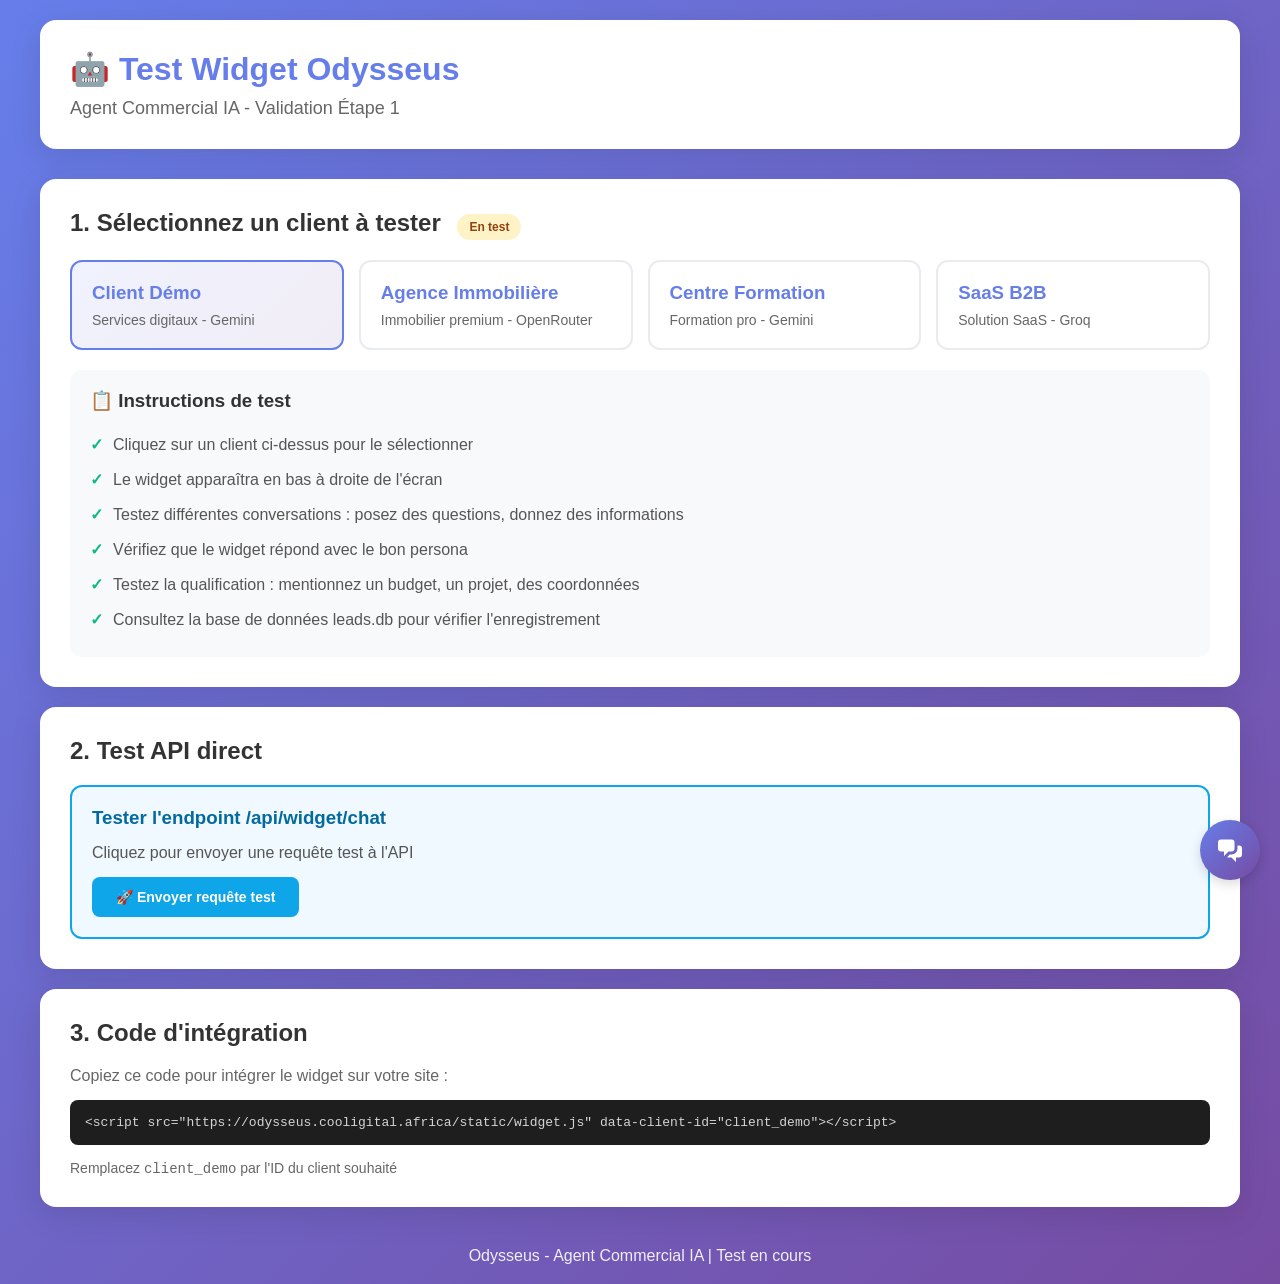
<file: test/index.html>
<!DOCTYPE html>
<html lang="fr">
<head>
    <meta charset="UTF-8">
    <meta name="viewport" content="width=device-width, initial-scale=1.0">
    <title>Test Widget Odysseus - Agent Commercial IA</title>
    <style>
        * { margin: 0; padding: 0; box-sizing: border-box; }
        
        body {
            font-family: -apple-system, BlinkMacSystemFont, 'Segoe UI', Roboto, Oxygen, Ubuntu, sans-serif;
            background: linear-gradient(135deg, #667eea 0%, #764ba2 100%);
            min-height: 100vh;
            padding: 20px;
        }
        
        .container { max-width: 1200px; margin: 0 auto; }
        
        header {
            background: white;
            padding: 30px;
            border-radius: 16px;
            box-shadow: 0 8px 32px rgba(0,0,0,0.1);
            margin-bottom: 30px;
        }
        
        h1 { color: #667eea; margin-bottom: 10px; }
        .subtitle { color: #666; font-size: 18px; }
        
        .test-section {
            background: white;
            padding: 30px;
            border-radius: 16px;
            box-shadow: 0 8px 32px rgba(0,0,0,0.1);
            margin-bottom: 20px;
        }
        
        .test-section h2 { color: #333; margin-bottom: 20px; font-size: 24px; }
        
        .client-selector {
            display: grid;
            grid-template-columns: repeat(auto-fit, minmax(250px, 1fr));
            gap: 15px;
            margin-bottom: 20px;
        }
        
        .client-card {
            border: 2px solid #e9ecef;
            padding: 20px;
            border-radius: 12px;
            cursor: pointer;
            transition: all 0.3s;
        }
        
        .client-card:hover {
            border-color: #667eea;
            transform: translateY(-2px);
            box-shadow: 0 4px 12px rgba(102, 126, 234, 0.2);
        }
        
        .client-card.active {
            border-color: #667eea;
            background: linear-gradient(135deg, rgba(102, 126, 234, 0.1) 0%, rgba(118, 75, 162, 0.1) 100%);
        }
        
        .client-card h3 { color: #667eea; margin-bottom: 8px; }
        .client-card p { color: #666; font-size: 14px; }
        
        .test-info {
            background: #f8f9fa;
            padding: 20px;
            border-radius: 12px;
            margin-top: 20px;
        }
        
        .test-info h3 { color: #333; margin-bottom: 15px; }
        .test-info ul { list-style: none; padding-left: 0; }
        .test-info li { padding: 8px 0; color: #555; display: flex; align-items: center; }
        .test-info li:before { content: "✓"; color: #10b981; font-weight: bold; margin-right: 10px; }
        
        .code-block {
            background: #1e1e1e;
            color: #d4d4d4;
            padding: 15px;
            border-radius: 8px;
            font-family: 'Courier New', monospace;
            font-size: 13px;
            overflow-x: auto;
            margin-top: 15px;
        }
        
        .status {
            display: inline-block;
            padding: 6px 12px;
            border-radius: 20px;
            font-size: 12px;
            font-weight: 600;
            margin-left: 10px;
        }
        
        .status.testing { background: #fef3c7; color: #92400e; }
        .status.success { background: #d1fae5; color: #065f46; }
        
        .api-test {
            background: #f0f9ff;
            border: 2px solid #0ea5e9;
            padding: 20px;
            border-radius: 12px;
            margin-top: 20px;
        }
        
        .api-test h3 { color: #0369a1; margin-bottom: 15px; }
        
        .api-test button {
            background: #0ea5e9;
            color: white;
            border: none;
            padding: 12px 24px;
            border-radius: 8px;
            cursor: pointer;
            font-size: 14px;
            font-weight: 600;
            transition: all 0.3s;
        }
        
        .api-test button:hover {
            background: #0284c7;
            transform: translateY(-1px);
        }
        
        .api-response {
            margin-top: 15px;
            padding: 15px;
            background: white;
            border-radius: 8px;
            font-family: monospace;
            font-size: 13px;
            max-height: 300px;
            overflow-y: auto;
            white-space: pre-wrap;
        }
        
        .footer {
            text-align: center;
            color: white;
            margin-top: 40px;
            opacity: 0.9;
        }
    </style>
</head>
<body>
    <div class="container">
        <header>
            <h1>🤖 Test Widget Odysseus</h1>
            <p class="subtitle">Agent Commercial IA - Validation Étape 1</p>
        </header>
        
        <div class="test-section">
            <h2>1. Sélectionnez un client à tester <span class="status testing">En test</span></h2>
            
            <div class="client-selector">
                <div class="client-card active" data-client="client_demo">
                    <h3>Client Démo</h3>
                    <p>Services digitaux - Gemini</p>
                </div>
                
                <div class="client-card" data-client="client_immobilier">
                    <h3>Agence Immobilière</h3>
                    <p>Immobilier premium - OpenRouter</p>
                </div>
                
                <div class="client-card" data-client="client_formation">
                    <h3>Centre Formation</h3>
                    <p>Formation pro - Gemini</p>
                </div>
                
                <div class="client-card" data-client="client_saas">
                    <h3>SaaS B2B</h3>
                    <p>Solution SaaS - Groq</p>
                </div>
            </div>
            
            <div class="test-info">
                <h3>📋 Instructions de test</h3>
                <ul>
                    <li>Cliquez sur un client ci-dessus pour le sélectionner</li>
                    <li>Le widget apparaîtra en bas à droite de l'écran</li>
                    <li>Testez différentes conversations : posez des questions, donnez des informations</li>
                    <li>Vérifiez que le widget répond avec le bon persona</li>
                    <li>Testez la qualification : mentionnez un budget, un projet, des coordonnées</li>
                    <li>Consultez la base de données leads.db pour vérifier l'enregistrement</li>
                </ul>
            </div>
        </div>
        
        <div class="test-section">
            <h2>2. Test API direct</h2>
            
            <div class="api-test">
                <h3>Tester l'endpoint /api/widget/chat</h3>
                <p style="margin-bottom: 15px; color: #555;">Cliquez pour envoyer une requête test à l'API</p>
                <button id="test-api-button">🚀 Envoyer requête test</button>
                <div id="api-response" class="api-response" style="display: none;"></div>
            </div>
        </div>
        
        <div class="test-section">
            <h2>3. Code d'intégration</h2>
            <p style="color: #666; margin-bottom: 15px;">Copiez ce code pour intégrer le widget sur votre site :</p>
            <div class="code-block">&lt;script src="https://odysseus.cooligital.africa/static/widget.js" 
        data-client-id="client_demo"&gt;&lt;/script&gt;</div>
            <p style="color: #666; margin-top: 15px; font-size: 14px;">
                Remplacez <code>client_demo</code> par l'ID du client souhaité
            </p>
        </div>
        
        <div class="footer">
            <p>Odysseus - Agent Commercial IA | Test en cours</p>
        </div>
    </div>
    
    <!-- Widget Odysseus - Script externe (CSP compliant) -->
    <script src="/test/widget-test.js"></script>
</body>
</html>
</file>
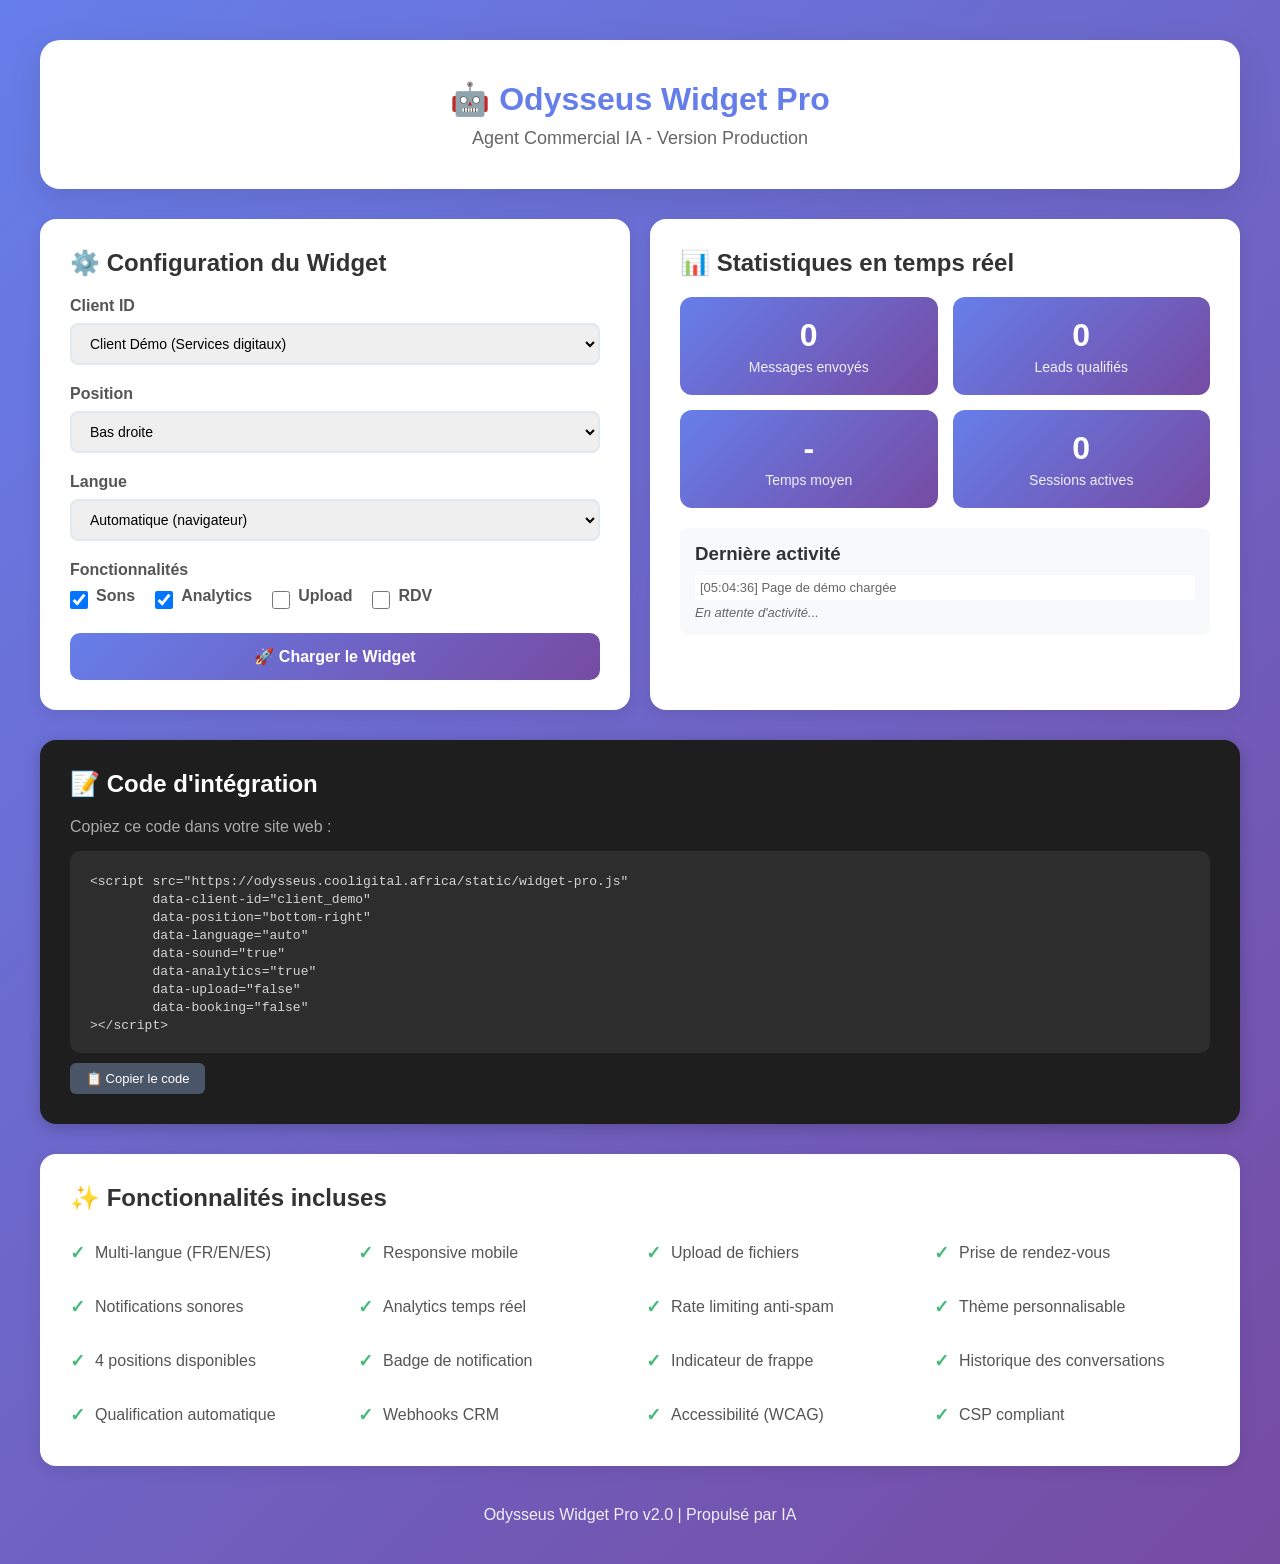
<file: test/index-pro.html>
<!DOCTYPE html>
<html lang="fr">
<head>
    <meta charset="UTF-8">
    <meta name="viewport" content="width=device-width, initial-scale=1.0">
    <title>Odysseus Widget Pro - Démo</title>
    <style>
        * { margin: 0; padding: 0; box-sizing: border-box; }
        
        body {
            font-family: -apple-system, BlinkMacSystemFont, 'Segoe UI', Roboto, sans-serif;
            background: linear-gradient(135deg, #667eea 0%, #764ba2 100%);
            min-height: 100vh;
            padding: 40px 20px;
        }
        
        .container { max-width: 1200px; margin: 0 auto; }
        
        header {
            background: white;
            padding: 40px;
            border-radius: 20px;
            box-shadow: 0 8px 32px rgba(0,0,0,0.1);
            margin-bottom: 30px;
            text-align: center;
        }
        
        h1 { color: #667eea; font-size: 32px; margin-bottom: 10px; }
        .subtitle { color: #666; font-size: 18px; }
        
        .grid {
            display: grid;
            grid-template-columns: repeat(auto-fit, minmax(350px, 1fr));
            gap: 20px;
            margin-bottom: 30px;
        }
        
        .card {
            background: white;
            padding: 30px;
            border-radius: 16px;
            box-shadow: 0 4px 16px rgba(0,0,0,0.08);
        }
        
        .card h2 { color: #333; margin-bottom: 20px; font-size: 24px; }
        
        .config-item { margin-bottom: 20px; }
        .config-item label { display: block; font-weight: 600; margin-bottom: 8px; color: #555; }
        .config-item select, .config-item input {
            width: 100%;
            padding: 10px 14px;
            border: 2px solid #e2e8f0;
            border-radius: 8px;
            font-size: 14px;
            font-family: inherit;
        }
        .config-item select:focus, .config-item input:focus {
            outline: none;
            border-color: #667eea;
        }
        
        .checkbox-group { display: flex; gap: 20px; flex-wrap: wrap; }
        .checkbox-item { display: flex; align-items: center; gap: 8px; }
        .checkbox-item input[type="checkbox"] { width: 18px; height: 18px; cursor: pointer; }
        
        .btn {
            background: linear-gradient(135deg, #667eea 0%, #764ba2 100%);
            color: white;
            border: none;
            padding: 14px 28px;
            border-radius: 10px;
            font-size: 16px;
            font-weight: 600;
            cursor: pointer;
            transition: all 0.3s;
            width: 100%;
        }
        .btn:hover {
            transform: translateY(-2px);
            box-shadow: 0 6px 20px rgba(102, 126, 234, 0.4);
        }
        
        .code-section {
            background: #1e1e1e;
            padding: 30px;
            border-radius: 16px;
            box-shadow: 0 4px 16px rgba(0,0,0,0.2);
        }
        .code-section h2 { color: white; margin-bottom: 20px; }
        .code-block {
            background: #2d2d2d;
            padding: 20px;
            border-radius: 10px;
            overflow-x: auto;
            margin-top: 15px;
        }
        .code-block code {
            color: #d4d4d4;
            font-family: 'Courier New', monospace;
            font-size: 13px;
            white-space: pre-wrap;
        }
        .copy-btn {
            background: #4a5568;
            color: white;
            border: none;
            padding: 8px 16px;
            border-radius: 6px;
            cursor: pointer;
            font-size: 13px;
            margin-top: 10px;
            transition: all 0.2s;
        }
        .copy-btn:hover { background: #5a6578; }
        .copy-btn.copied { background: #48bb78; }
        
        .features {
            background: white;
            padding: 30px;
            border-radius: 16px;
            box-shadow: 0 4px 16px rgba(0,0,0,0.08);
            margin-top: 30px;
        }
        .features h2 { color: #333; margin-bottom: 20px; }
        .features ul {
            list-style: none;
            display: grid;
            grid-template-columns: repeat(auto-fit, minmax(250px, 1fr));
            gap: 12px;
        }
        .features li { padding: 10px 0; display: flex; align-items: center; gap: 10px; color: #555; }
        .features li:before { content: "✓"; color: #48bb78; font-weight: bold; font-size: 18px; }
        
        .stats {
            display: grid;
            grid-template-columns: repeat(auto-fit, minmax(200px, 1fr));
            gap: 15px;
            margin-top: 20px;
        }
        .stat-card {
            background: linear-gradient(135deg, #667eea 0%, #764ba2 100%);
            color: white;
            padding: 20px;
            border-radius: 12px;
            text-align: center;
        }
        .stat-value { font-size: 32px; font-weight: 700; margin-bottom: 5px; }
        .stat-label { font-size: 14px; opacity: 0.9; }
        
        footer { text-align: center; color: white; margin-top: 40px; opacity: 0.9; }
        
        @media (max-width: 768px) {
            .grid { grid-template-columns: 1fr; }
            h1 { font-size: 24px; }
        }
    </style>
</head>
<body>
    <div class="container">
        <header>
            <h1>🤖 Odysseus Widget Pro</h1>
            <p class="subtitle">Agent Commercial IA - Version Production</p>
        </header>
        
        <div class="grid">
            <div class="card">
                <h2>⚙️ Configuration du Widget</h2>
                
                <div class="config-item">
                    <label for="clientId">Client ID</label>
                    <select id="clientId">
                        <option value="client_demo">Client Démo (Services digitaux)</option>
                        <option value="client_immobilier">Agence Immobilière</option>
                        <option value="client_formation">Centre de Formation</option>
                        <option value="client_saas">SaaS B2B</option>
                    </select>
                </div>
                
                <div class="config-item">
                    <label for="position">Position</label>
                    <select id="position">
                        <option value="bottom-right">Bas droite</option>
                        <option value="bottom-left">Bas gauche</option>
                        <option value="top-right">Haut droite</option>
                        <option value="top-left">Haut gauche</option>
                    </select>
                </div>
                
                <div class="config-item">
                    <label for="language">Langue</label>
                    <select id="language">
                        <option value="auto">Automatique (navigateur)</option>
                        <option value="fr">Français</option>
                        <option value="en">English</option>
                        <option value="es">Español</option>
                    </select>
                </div>
                
                <div class="config-item">
                    <label>Fonctionnalités</label>
                    <div class="checkbox-group">
                        <div class="checkbox-item">
                            <input type="checkbox" id="enableSound" checked>
                            <label for="enableSound">Sons</label>
                        </div>
                        <div class="checkbox-item">
                            <input type="checkbox" id="enableAnalytics" checked>
                            <label for="enableAnalytics">Analytics</label>
                        </div>
                        <div class="checkbox-item">
                            <input type="checkbox" id="enableUpload">
                            <label for="enableUpload">Upload</label>
                        </div>
                        <div class="checkbox-item">
                            <input type="checkbox" id="enableBooking">
                            <label for="enableBooking">RDV</label>
                        </div>
                    </div>
                </div>
                
                <button class="btn" id="loadWidgetBtn">🚀 Charger le Widget</button>
            </div>
            
            <div class="card">
                <h2>📊 Statistiques en temps réel</h2>
                <div class="stats">
                    <div class="stat-card">
                        <div class="stat-value" id="statMessages">0</div>
                        <div class="stat-label">Messages envoyés</div>
                    </div>
                    <div class="stat-card">
                        <div class="stat-value" id="statLeads">0</div>
                        <div class="stat-label">Leads qualifiés</div>
                    </div>
                    <div class="stat-card">
                        <div class="stat-value" id="statResponse">-</div>
                        <div class="stat-label">Temps moyen</div>
                    </div>
                    <div class="stat-card">
                        <div class="stat-value" id="statSessions">0</div>
                        <div class="stat-label">Sessions actives</div>
                    </div>
                </div>
                
                <div style="margin-top: 20px; padding: 15px; background: #f8f9fa; border-radius: 8px;">
                    <h3 style="margin-bottom: 10px; color: #333;">Dernière activité</h3>
                    <div id="activityLog" style="font-size: 13px; color: #666; max-height: 150px; overflow-y: auto;">
                        <em>En attente d'activité...</em>
                    </div>
                </div>
            </div>
        </div>
        
        <div class="code-section">
            <h2>📝 Code d'intégration</h2>
            <p style="color: #aaa; margin-bottom: 15px;">Copiez ce code dans votre site web :</p>
            <div class="code-block">
                <code id="integrationCode">&lt;script src="https://odysseus.cooligital.africa/static/widget-pro.js"
        data-client-id="client_demo"
        data-position="bottom-right"
        data-language="auto"
        data-sound="true"
        data-analytics="true"
        data-upload="false"
        data-booking="false"&gt;
&lt;/script&gt;</code>
            </div>
            <button class="copy-btn" id="copyBtn">📋 Copier le code</button>
        </div>
        
        <div class="features">
            <h2>✨ Fonctionnalités incluses</h2>
            <ul>
                <li>Multi-langue (FR/EN/ES)</li>
                <li>Responsive mobile</li>
                <li>Upload de fichiers</li>
                <li>Prise de rendez-vous</li>
                <li>Notifications sonores</li>
                <li>Analytics temps réel</li>
                <li>Rate limiting anti-spam</li>
                <li>Thème personnalisable</li>
                <li>4 positions disponibles</li>
                <li>Badge de notification</li>
                <li>Indicateur de frappe</li>
                <li>Historique des conversations</li>
                <li>Qualification automatique</li>
                <li>Webhooks CRM</li>
                <li>Accessibilité (WCAG)</li>
                <li>CSP compliant</li>
            </ul>
        </div>
        
        <footer>
            <p>Odysseus Widget Pro v2.0 | Propulsé par IA</p>
        </footer>
    </div>
    
    <script src="/test/widget-pro-test.js"></script>
</body>
</html>
</file>
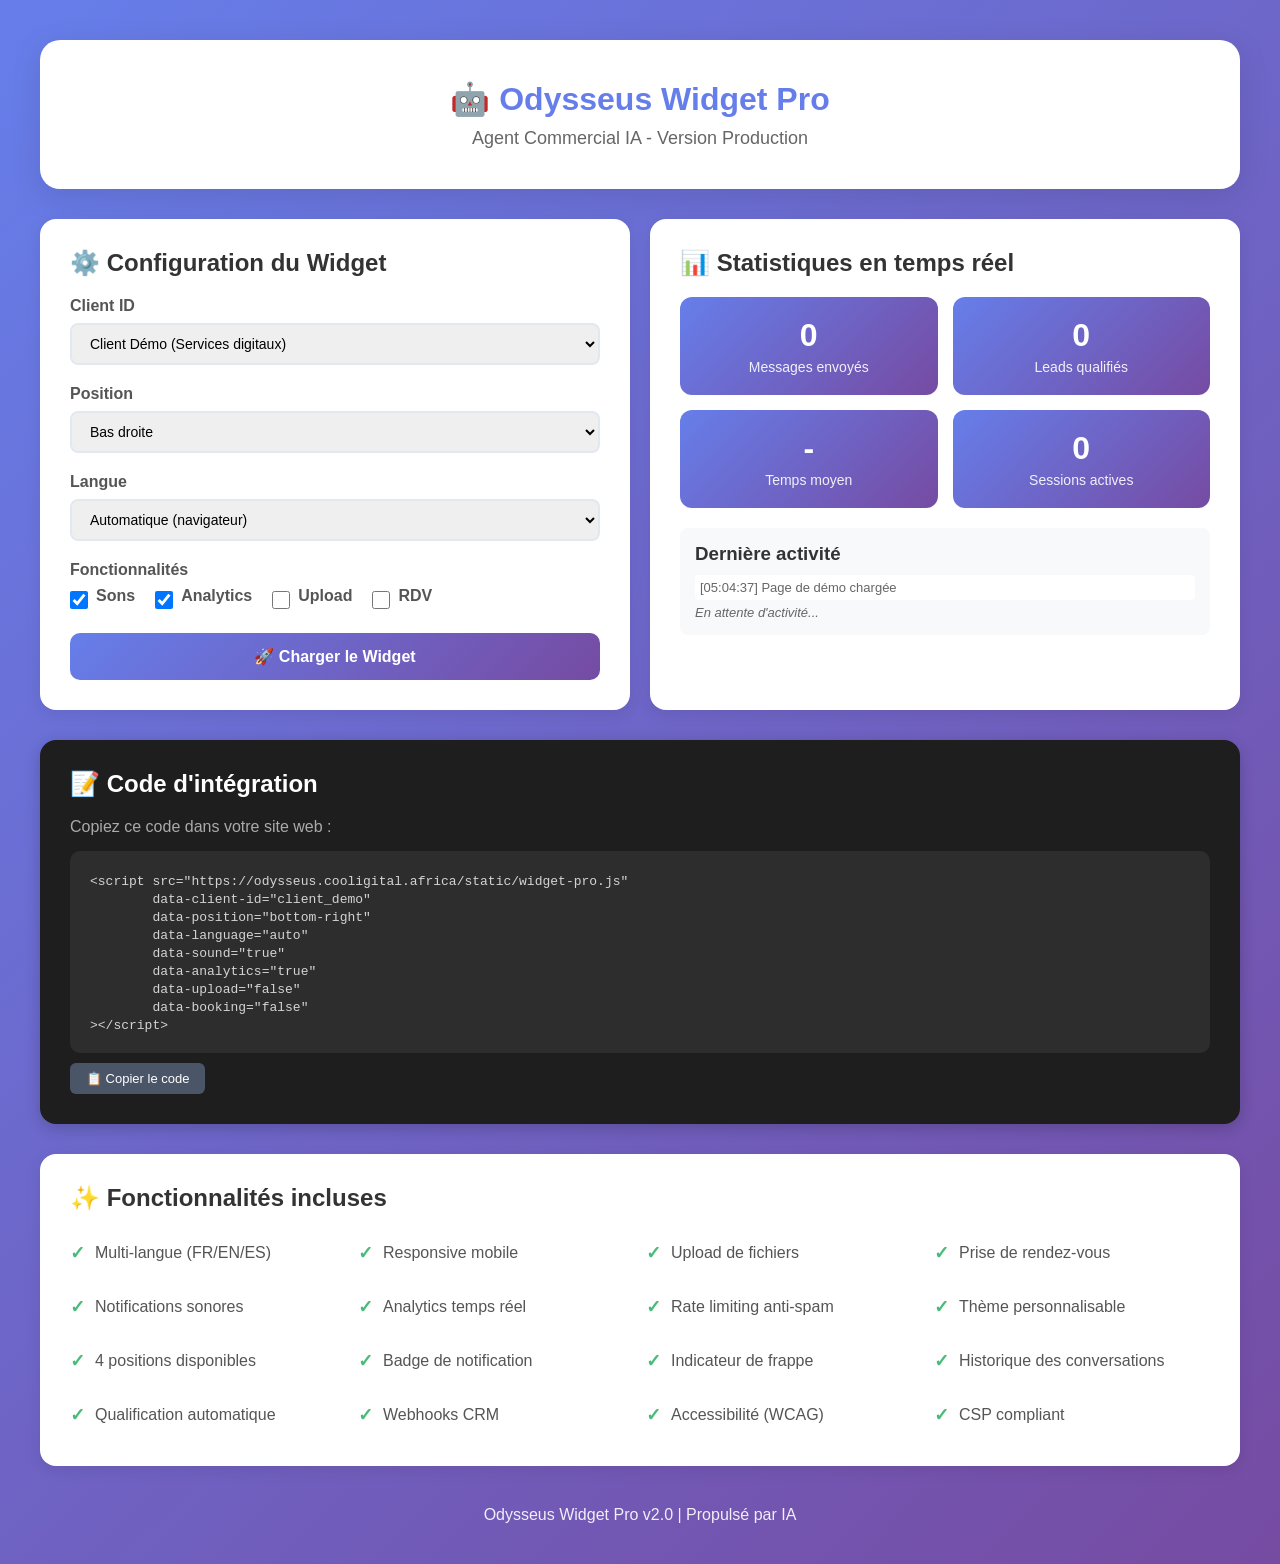
<file: test/test/index-pro.html>
<!DOCTYPE html>
<html lang="fr">
<head>
    <meta charset="UTF-8">
    <meta name="viewport" content="width=device-width, initial-scale=1.0">
    <title>Odysseus Widget Pro - Démo</title>
    <style>
        * { margin: 0; padding: 0; box-sizing: border-box; }
        
        body {
            font-family: -apple-system, BlinkMacSystemFont, 'Segoe UI', Roboto, sans-serif;
            background: linear-gradient(135deg, #667eea 0%, #764ba2 100%);
            min-height: 100vh;
            padding: 40px 20px;
        }
        
        .container {
            max-width: 1200px;
            margin: 0 auto;
        }
        
        header {
            background: white;
            padding: 40px;
            border-radius: 20px;
            box-shadow: 0 8px 32px rgba(0,0,0,0.1);
            margin-bottom: 30px;
            text-align: center;
        }
        
        h1 {
            color: #667eea;
            font-size: 32px;
            margin-bottom: 10px;
        }
        
        .subtitle {
            color: #666;
            font-size: 18px;
        }
        
        .grid {
            display: grid;
            grid-template-columns: repeat(auto-fit, minmax(350px, 1fr));
            gap: 20px;
            margin-bottom: 30px;
        }
        
        .card {
            background: white;
            padding: 30px;
            border-radius: 16px;
            box-shadow: 0 4px 16px rgba(0,0,0,0.08);
        }
        
        .card h2 {
            color: #333;
            margin-bottom: 20px;
            font-size: 24px;
        }
        
        .config-item {
            margin-bottom: 20px;
        }
        
        .config-item label {
            display: block;
            font-weight: 600;
            margin-bottom: 8px;
            color: #555;
        }
        
        .config-item select,
        .config-item input {
            width: 100%;
            padding: 10px 14px;
            border: 2px solid #e2e8f0;
            border-radius: 8px;
            font-size: 14px;
            font-family: inherit;
        }
        
        .config-item select:focus,
        .config-item input:focus {
            outline: none;
            border-color: #667eea;
        }
        
        .checkbox-group {
            display: flex;
            gap: 20px;
            flex-wrap: wrap;
        }
        
        .checkbox-item {
            display: flex;
            align-items: center;
            gap: 8px;
        }
        
        .checkbox-item input[type="checkbox"] {
            width: 18px;
            height: 18px;
            cursor: pointer;
        }
        
        .btn {
            background: linear-gradient(135deg, #667eea 0%, #764ba2 100%);
            color: white;
            border: none;
            padding: 14px 28px;
            border-radius: 10px;
            font-size: 16px;
            font-weight: 600;
            cursor: pointer;
            transition: all 0.3s;
            width: 100%;
        }
        
        .btn:hover {
            transform: translateY(-2px);
            box-shadow: 0 6px 20px rgba(102, 126, 234, 0.4);
        }
        
        .btn:active {
            transform: translateY(0);
        }
        
        .code-section {
            background: #1e1e1e;
            padding: 30px;
            border-radius: 16px;
            box-shadow: 0 4px 16px rgba(0,0,0,0.2);
        }
        
        .code-section h2 {
            color: white;
            margin-bottom: 20px;
        }
        
        .code-block {
            background: #2d2d2d;
            padding: 20px;
            border-radius: 10px;
            overflow-x: auto;
            margin-top: 15px;
        }
        
        .code-block code {
            color: #d4d4d4;
            font-family: 'Courier New', monospace;
            font-size: 13px;
            white-space: pre-wrap;
        }
        
        .copy-btn {
            background: #4a5568;
            color: white;
            border: none;
            padding: 8px 16px;
            border-radius: 6px;
            cursor: pointer;
            font-size: 13px;
            margin-top: 10px;
            transition: all 0.2s;
        }
        
        .copy-btn:hover {
            background: #5a6578;
        }
        
        .copy-btn.copied {
            background: #48bb78;
        }
        
        .features {
            background: white;
            padding: 30px;
            border-radius: 16px;
            box-shadow: 0 4px 16px rgba(0,0,0,0.08);
        }
        
        .features h2 {
            color: #333;
            margin-bottom: 20px;
        }
        
        .features ul {
            list-style: none;
            display: grid;
            grid-template-columns: repeat(auto-fit, minmax(250px, 1fr));
            gap: 12px;
        }
        
        .features li {
            padding: 10px 0;
            display: flex;
            align-items: center;
            gap: 10px;
            color: #555;
        }
        
        .features li:before {
            content: "✓";
            color: #48bb78;
            font-weight: bold;
            font-size: 18px;
        }
        
        .stats {
            display: grid;
            grid-template-columns: repeat(auto-fit, minmax(200px, 1fr));
            gap: 15px;
            margin-top: 20px;
        }
        
        .stat-card {
            background: linear-gradient(135deg, #667eea 0%, #764ba2 100%);
            color: white;
            padding: 20px;
            border-radius: 12px;
            text-align: center;
        }
        
        .stat-value {
            font-size: 32px;
            font-weight: 700;
            margin-bottom: 5px;
        }
        
        .stat-label {
            font-size: 14px;
            opacity: 0.9;
        }
        
        footer {
            text-align: center;
            color: white;
            margin-top: 40px;
            opacity: 0.9;
        }
        
        @media (max-width: 768px) {
            .grid {
                grid-template-columns: 1fr;
            }
            
            h1 {
                font-size: 24px;
            }
        }
    </style>
</head>
<body>
    <div class="container">
        <header>
            <h1>🤖 Odysseus Widget Pro</h1>
            <p class="subtitle">Agent Commercial IA - Version Production</p>
        </header>
        
        <div class="grid">
            <!-- Configuration -->
            <div class="card">
                <h2>⚙️ Configuration du Widget</h2>
                
                <div class="config-item">
                    <label for="clientId">Client ID</label>
                    <select id="clientId">
                        <option value="client_demo">Client Démo (Services digitaux)</option>
                        <option value="client_immobilier">Agence Immobilière</option>
                        <option value="client_formation">Centre de Formation</option>
                        <option value="client_saas">SaaS B2B</option>
                    </select>
                </div>
                
                <div class="config-item">
                    <label for="position">Position</label>
                    <select id="position">
                        <option value="bottom-right">Bas droite</option>
                        <option value="bottom-left">Bas gauche</option>
                        <option value="top-right">Haut droite</option>
                        <option value="top-left">Haut gauche</option>
                    </select>
                </div>
                
                <div class="config-item">
                    <label for="language">Langue</label>
                    <select id="language">
                        <option value="auto">Automatique (navigateur)</option>
                        <option value="fr">Français</option>
                        <option value="en">English</option>
                        <option value="es">Español</option>
                    </select>
                </div>
                
                <div class="config-item">
                    <label>Fonctionnalités</label>
                    <div class="checkbox-group">
                        <div class="checkbox-item">
                            <input type="checkbox" id="enableSound" checked>
                            <label for="enableSound">Sons</label>
                        </div>
                        <div class="checkbox-item">
                            <input type="checkbox" id="enableAnalytics" checked>
                            <label for="enableAnalytics">Analytics</label>
                        </div>
                        <div class="checkbox-item">
                            <input type="checkbox" id="enableUpload">
                            <label for="enableUpload">Upload</label>
                        </div>
                        <div class="checkbox-item">
                            <input type="checkbox" id="enableBooking">
                            <label for="enableBooking">RDV</label>
                        </div>
                    </div>
                </div>
                
                <button class="btn" onclick="loadWidget()">🚀 Charger le Widget</button>
            </div>
            
            <!-- Stats en temps réel -->
            <div class="card">
                <h2>📊 Statistiques en temps réel</h2>
                <div class="stats">
                    <div class="stat-card">
                        <div class="stat-value" id="statMessages">0</div>
                        <div class="stat-label">Messages envoyés</div>
                    </div>
                    <div class="stat-card">
                        <div class="stat-value" id="statLeads">0</div>
                        <div class="stat-label">Leads qualifiés</div>
                    </div>
                    <div class="stat-card">
                        <div class="stat-value" id="statResponse">-</div>
                        <div class="stat-label">Temps moyen</div>
                    </div>
                    <div class="stat-card">
                        <div class="stat-value" id="statSessions">0</div>
                        <div class="stat-label">Sessions actives</div>
                    </div>
                </div>
                
                <div style="margin-top: 20px; padding: 15px; background: #f8f9fa; border-radius: 8px;">
                    <h3 style="margin-bottom: 10px; color: #333;">Dernière activité</h3>
                    <div id="activityLog" style="font-size: 13px; color: #666; max-height: 150px; overflow-y: auto;">
                        <em>En attente d'activité...</em>
                    </div>
                </div>
            </div>
        </div>
        
        <!-- Code d'intégration -->
        <div class="code-section">
            <h2>📝 Code d'intégration</h2>
            <p style="color: #aaa; margin-bottom: 15px;">Copiez ce code dans votre site web :</p>
            <div class="code-block">
                <code id="integrationCode">&lt;script src="https://odysseus.cooligital.africa/static/widget-pro.js"
        data-client-id="client_demo"
        data-position="bottom-right"
        data-language="auto"
        data-sound="true"
        data-analytics="true"
        data-upload="false"
        data-booking="false"&gt;
&lt;/script&gt;</code>
            </div>
            <button class="copy-btn" onclick="copyCode()">📋 Copier le code</button>
        </div>
        
        <!-- Fonctionnalités -->
        <div class="features" style="margin-top: 30px;">
            <h2>✨ Fonctionnalités incluses</h2>
            <ul>
                <li>Multi-langue (FR/EN/ES)</li>
                <li>Responsive mobile</li>
                <li>Upload de fichiers</li>
                <li>Prise de rendez-vous</li>
                <li>Notifications sonores</li>
                <li>Analytics temps réel</li>
                <li>Rate limiting anti-spam</li>
                <li>Thème personnalisable</li>
                <li>4 positions disponibles</li>
                <li>Badge de notification</li>
                <li>Indicateur de frappe</li>
                <li>Historique des conversations</li>
                <li>Qualification automatique</li>
                <li>Webhooks CRM</li>
                <li>Accessibilité (WCAG)</li>
                <li>CSP compliant</li>
            </ul>
        </div>
        
        <footer>
            <p>Odysseus Widget Pro v2.0 | Propulsé par IA</p>
        </footer>
    </div>
    
    <!-- Widget sera injecté ici -->
    
    <script>
        // État global
        let widgetConfig = {
            clientId: 'client_demo',
            position: 'bottom-right',
            language: 'auto',
            sound: true,
            analytics: true,
            upload: false,
            booking: false
        };
        
        // Stats
        let stats = {
            messages: 0,
            leads: 0,
            sessions: new Set()
        };
        
        // Charger le widget
        function loadWidget() {
            // Récupérer la configuration
            widgetConfig.clientId = document.getElementById('clientId').value;
            widgetConfig.position = document.getElementById('position').value;
            widgetConfig.language = document.getElementById('language').value;
            widgetConfig.sound = document.getElementById('enableSound').checked;
            widgetConfig.analytics = document.getElementById('enableAnalytics').checked;
            widgetConfig.upload = document.getElementById('enableUpload').checked;
            widgetConfig.booking = document.getElementById('enableBooking').checked;
            
            // Supprimer l'ancien widget
            const oldWidget = document.querySelector('script[data-widget="odysseus-pro"]');
            if (oldWidget) oldWidget.remove();
            
            const oldContainer = document.getElementById('odysseus-widget-container');
            if (oldContainer) oldContainer.remove();
            
            // Créer le nouveau script
            const script = document.createElement('script');
            script.src = '/static/widget-pro.js';
            script.setAttribute('data-client-id', widgetConfig.clientId);
            script.setAttribute('data-position', widgetConfig.position);
            script.setAttribute('data-language', widgetConfig.language);
            script.setAttribute('data-sound', widgetConfig.sound);
            script.setAttribute('data-analytics', widgetConfig.analytics);
            script.setAttribute('data-upload', widgetConfig.upload);
            script.setAttribute('data-booking', widgetConfig.booking);
            script.setAttribute('data-widget', 'odysseus-pro');
            
            document.body.appendChild(script);
            
            // Mettre à jour le code d'intégration
            updateIntegrationCode();
            
            // Log
            logActivity(`Widget chargé: ${widgetConfig.clientId} (${widgetConfig.position})`);
        }
        
        // Mettre à jour le code d'intégration
        function updateIntegrationCode() {
            const code = `<script src="https://odysseus.cooligital.africa/static/widget-pro.js"
        data-client-id="${widgetConfig.clientId}"
        data-position="${widgetConfig.position}"
        data-language="${widgetConfig.language}"
        data-sound="${widgetConfig.sound}"
        data-analytics="${widgetConfig.analytics}"
        data-upload="${widgetConfig.upload}"
        data-booking="${widgetConfig.booking}"
><\/script>`;
            
            document.getElementById('integrationCode').textContent = code;
        }
        
        // Copier le code
        function copyCode() {
            const code = document.getElementById('integrationCode').textContent;
            navigator.clipboard.writeText(code).then(() => {
                const btn = document.querySelector('.copy-btn');
                btn.textContent = '✅ Copié !';
                btn.classList.add('copied');
                
                setTimeout(() => {
                    btn.textContent = '📋 Copier le code';
                    btn.classList.remove('copied');
                }, 2000);
            });
        }
        
        // Logger l'activité
        function logActivity(message) {
            const log = document.getElementById('activityLog');
            const time = new Date().toLocaleTimeString('fr-FR');
            const entry = document.createElement('div');
            entry.textContent = `[${time}] ${message}`;
            entry.style.marginBottom = '5px';
            entry.style.padding = '5px';
            entry.style.background = 'white';
            entry.style.borderRadius = '4px';
            
            log.insertBefore(entry, log.firstChild);
            
            // Garder seulement les 10 derniers
            while (log.children.length > 10) {
                log.removeChild(log.lastChild);
            }
        }
        
        // Écouter les événements du widget
        window.addEventListener('message', (event) => {
            if (event.data.type === 'odysseus-widget-event') {
                const { event: eventName, data } = event.data;
                
                switch(eventName) {
                    case 'message_sent':
                        stats.messages++;
                        document.getElementById('statMessages').textContent = stats.messages;
                        logActivity(`Message envoyé`);
                        break;
                        
                    case 'lead_qualified':
                        stats.leads++;
                        document.getElementById('statLeads').textContent = stats.leads;
                        logActivity(`Lead qualifié (score: ${data.score})`);
                        break;
                        
                    case 'widget_opened':
                        if (data.session_id) {
                            stats.sessions.add(data.session_id);
                            document.getElementById('statSessions').textContent = stats.sessions.size;
                        }
                        logActivity('Widget ouvert');
                        break;
                        
                    case 'widget_closed':
                        logActivity('Widget fermé');
                        break;
                        
                    case 'file_uploaded':
                        logActivity(`Fichier uploadé: ${data.filename}`);
                        break;
                        
                    case 'booking_modal_opened':
                        logActivity('Modal RDV ouvert');
                        break;
                }
            }
        });
        
        // Initialisation
        window.addEventListener('DOMContentLoaded', () => {
            logActivity('Page de démo chargée');
            updateIntegrationCode();
        });
    </script>
</body>
</html>
</file>
